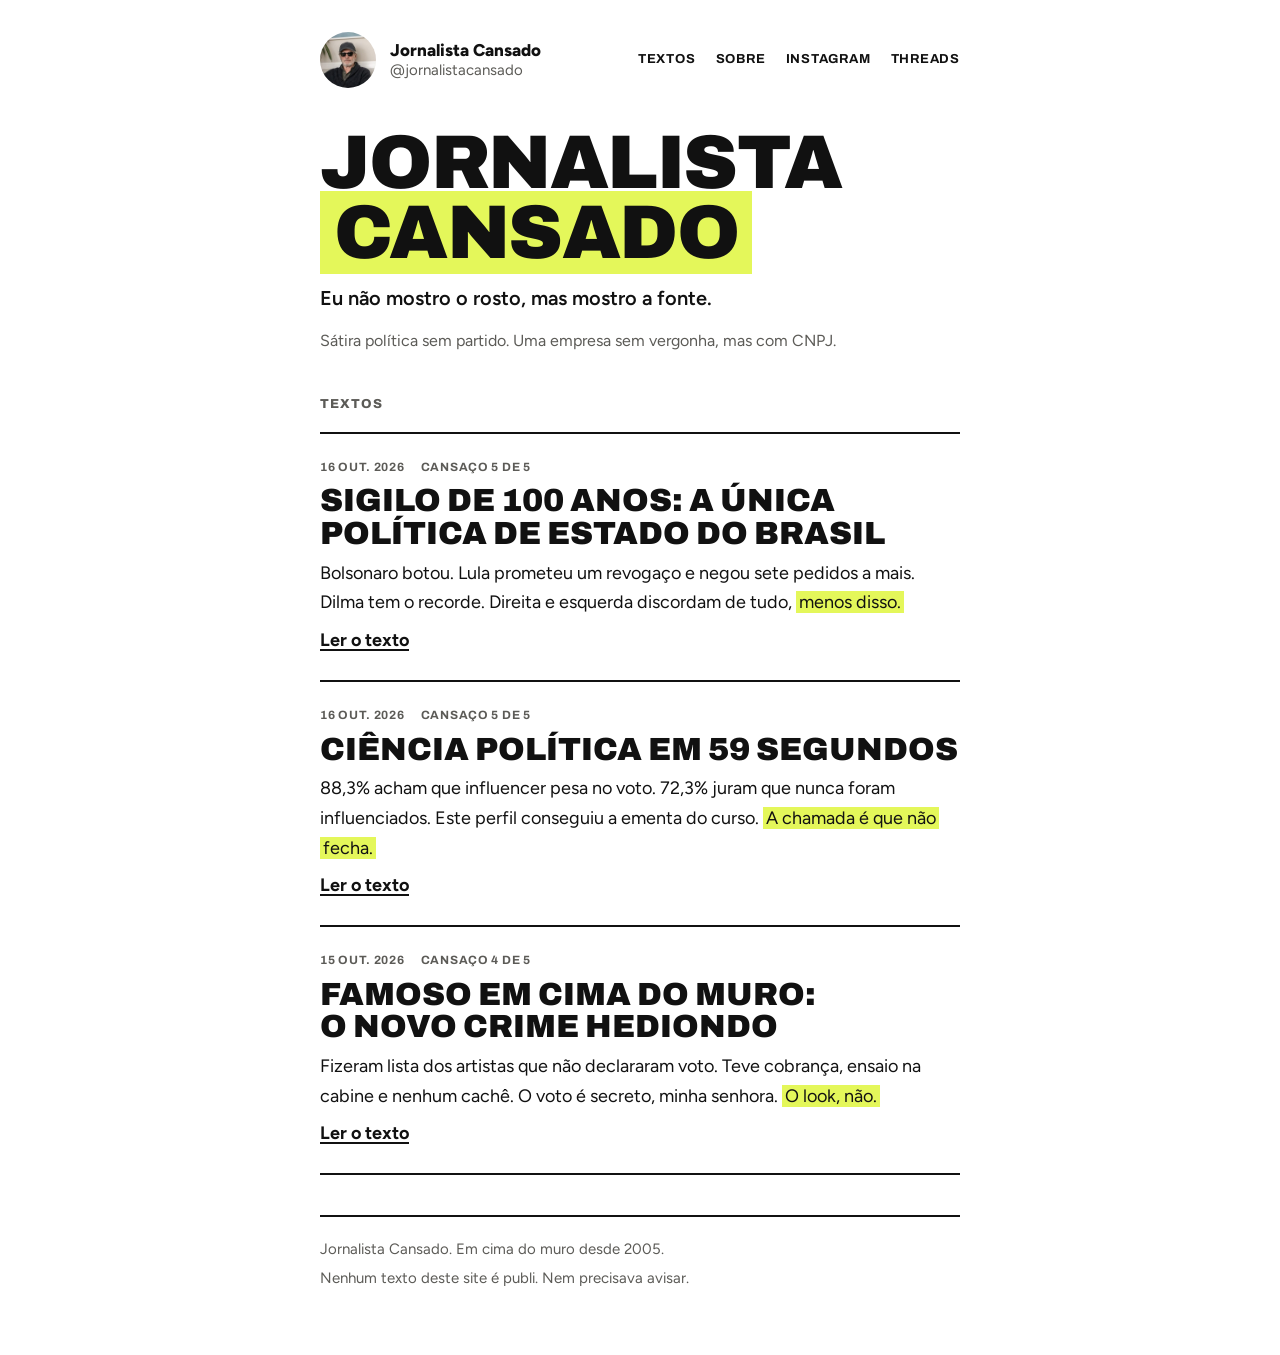
<file: index.html>
<!doctype html>
<html lang="pt-BR">
<head>
<meta charset="utf-8">
<meta name="viewport" content="width=device-width, initial-scale=1, viewport-fit=cover">
<title>Jornalista Cansado</title>
<meta name="description" content="Sátira política sem rosto e com fonte. Uma empresa sem vergonha, mas com CNPJ.">
<meta property="og:title" content="Jornalista Cansado">
<meta property="og:description" content="Eu não mostro o rosto, mas mostro a fonte.">
<meta property="og:type" content="website">
<link rel="icon" href="img/avatar.jpg">
<link rel="stylesheet" href="https://fonts.googleapis.com/css2?family=Archivo:wght@700;800;900&family=Figtree:wght@400;500;600;700;800&display=swap">
<link rel="stylesheet" href="style.css">
<style>:root { padding-top: env(safe-area-inset-top, 0px); padding-bottom: env(safe-area-inset-bottom, 0px); }</style>
</head>
<body>
<div class="wrap">
  <header class="topbar">
    <a class="byline" href="./">
      <img src="img/avatar.jpg" alt="Foto de perfil: homem de boné e óculos escuros">
      <span class="who">
        <span class="name">Jornalista Cansado</span>
        <span class="handle">@jornalistacansado</span>
      </span>
    </a>
    <nav class="nav" aria-label="Seções">
      <a href="./">Textos</a>
      <a href="sobre.html">Sobre</a>
      <a href="https://www.instagram.com/jornalistacansado/">Instagram</a>
      <a href="https://www.threads.com/@jornalistacansado">Threads</a>
    </nav>
  </header>

  <section class="hero" aria-labelledby="wordmark">
    <h1 class="wordmark" id="wordmark">Jornalista <mark>cansado</mark></h1>
    <p class="tagline">Eu não mostro o rosto, mas mostro a fonte.</p>
    <p class="fineprint">Sátira política sem partido. Uma empresa sem vergonha, mas com CNPJ.</p>
  </section>

  <section aria-labelledby="textos" style="display: flex; flex-direction: column; gap: 1rem;">
    <h2 class="section-label" id="textos">Textos</h2>
    <div class="entries">
      <article class="entry">
        <div class="meta"><span>16 out. 2026</span><span>Cansaço 5 de 5</span></div>
        <h2><a href="sigilo-de-100-anos.html">Sigilo de 100 anos: a única política de Estado do Brasil</a></h2>
        <p>Bolsonaro botou. Lula prometeu um revogaço e negou sete pedidos a mais. Dilma tem o recorde. Direita e esquerda discordam de tudo, <mark>menos disso.</mark></p>
        <a class="readmore" href="sigilo-de-100-anos.html">Ler o texto</a>
      </article>
      <article class="entry">
        <div class="meta"><span>16 out. 2026</span><span>Cansaço 5 de 5</span></div>
        <h2><a href="ciencia-politica-em-59-segundos.html">Ciência política em 59 segundos</a></h2>
        <p>88,3% acham que influencer pesa no voto. 72,3% juram que nunca foram influenciados. Este perfil conseguiu a ementa do curso. <mark>A chamada é que não fecha.</mark></p>
        <a class="readmore" href="ciencia-politica-em-59-segundos.html">Ler o texto</a>
      </article>
      <article class="entry">
        <div class="meta"><span>15 out. 2026</span><span>Cansaço 4 de 5</span></div>
        <h2><a href="famoso-em-cima-do-muro.html">Famoso em cima do muro: o novo crime hediondo</a></h2>
        <p>Fizeram lista dos artistas que não declararam voto. Teve cobrança, ensaio na cabine e nenhum cachê. O voto é secreto, minha senhora. <mark>O look, não.</mark></p>
        <a class="readmore" href="famoso-em-cima-do-muro.html">Ler o texto</a>
      </article>
    </div>
  </section>

  <footer class="footer">
    <p>Jornalista Cansado. Em cima do muro desde 2005.</p>
    <p>Nenhum texto deste site é publi. Nem precisava avisar.</p>
  </footer>
</div>
</body>
</html>
</file>
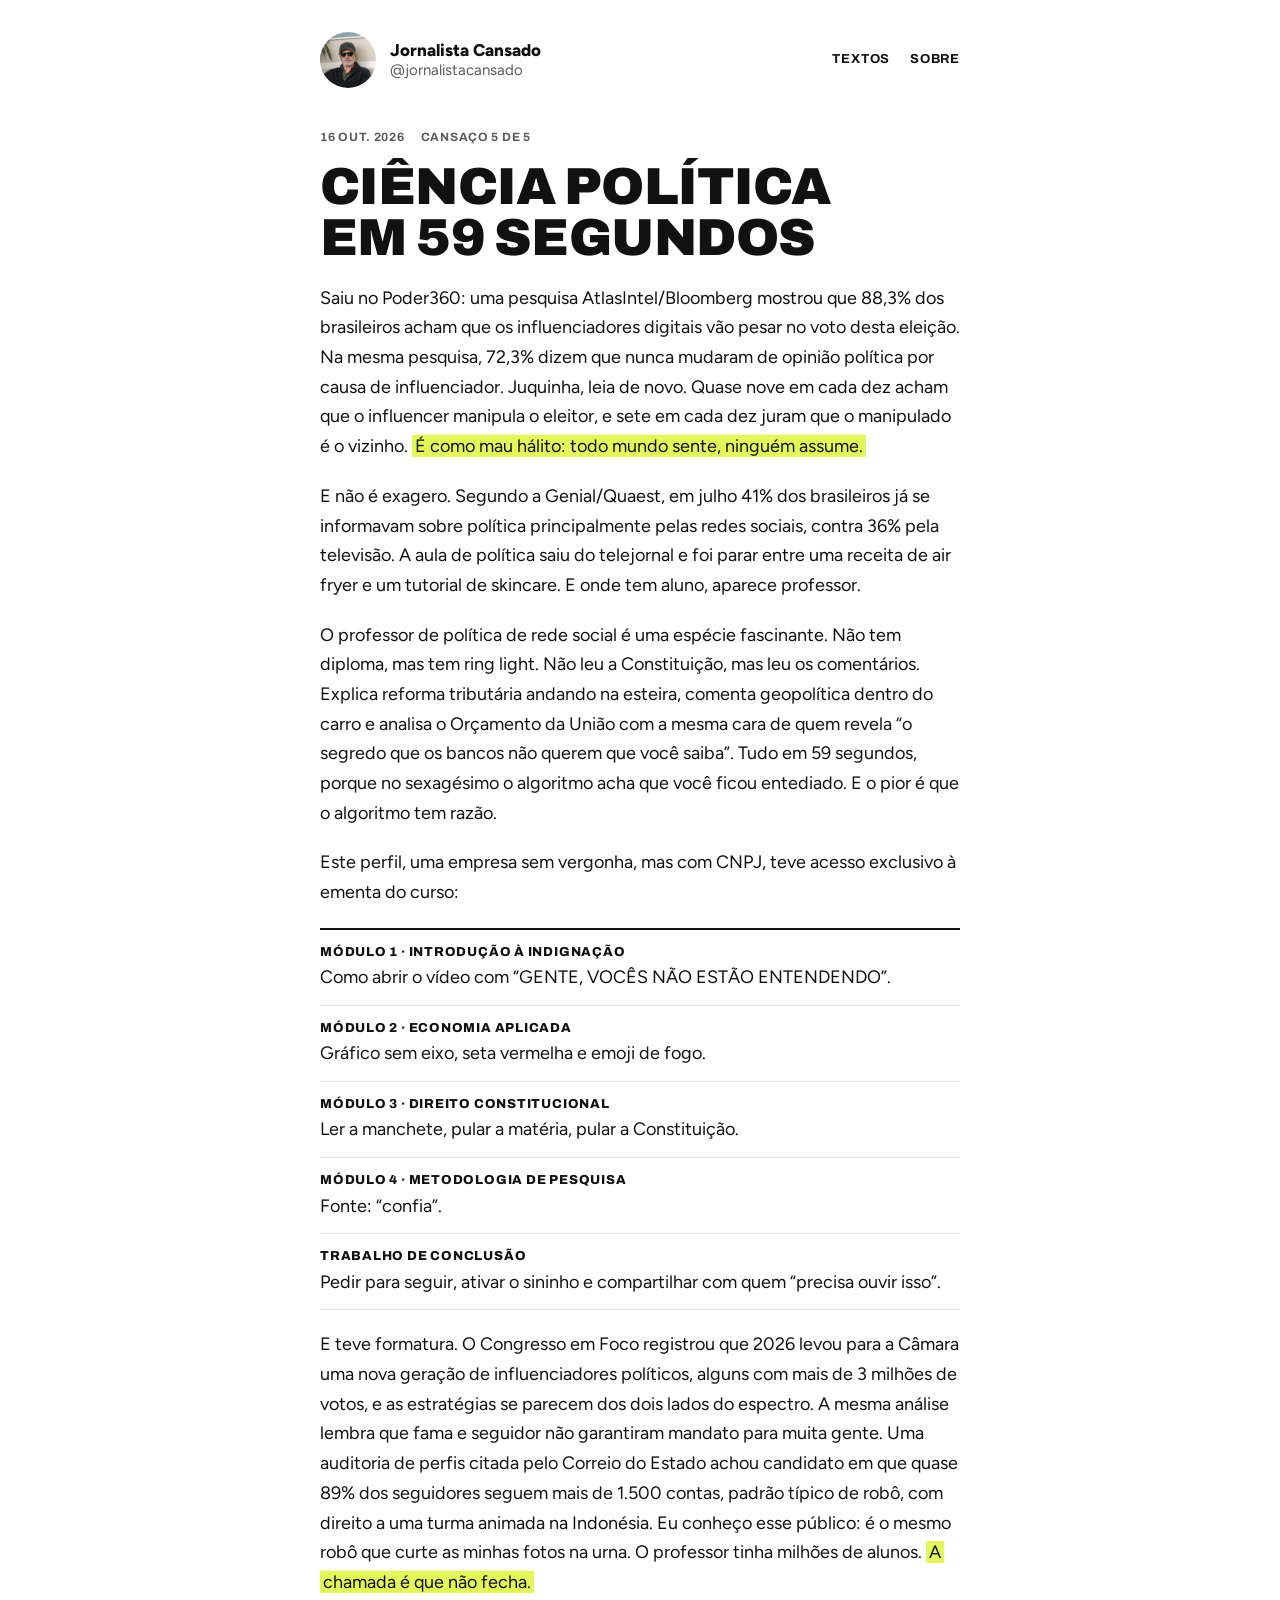
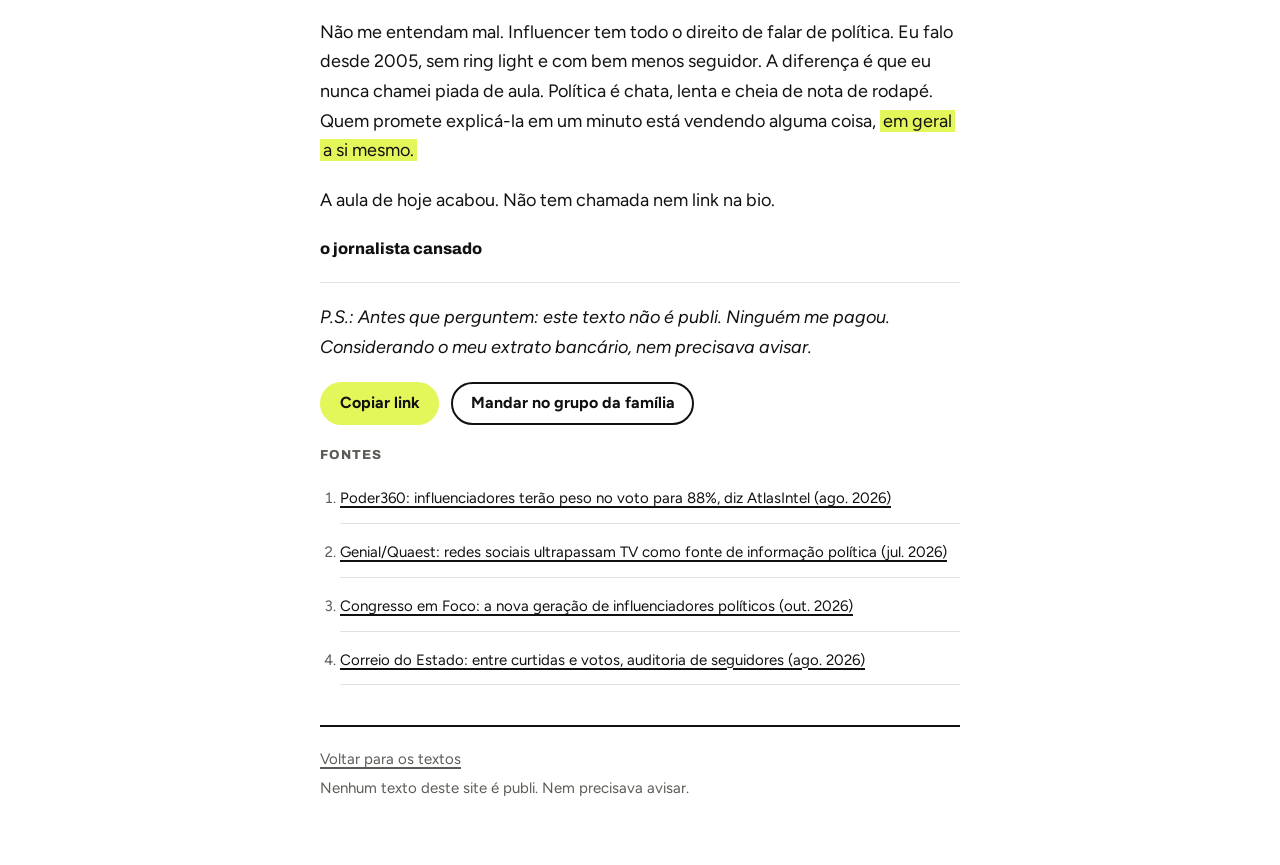
<file: ciencia-politica-em-59-segundos.html>
<!doctype html>
<html lang="pt-BR">
<head>
<meta charset="utf-8">
<meta name="viewport" content="width=device-width, initial-scale=1, viewport-fit=cover">
<title>Ciência política em 59 segundos</title>
<meta name="claude:viewport-fit-sides" content="cover">
<meta name="description" content="88,3% acham que influencer pesa no voto. 72,3% juram que nunca foram influenciados. O jornalista cansado conseguiu a ementa do curso.">
<link rel="stylesheet" href="https://fonts.googleapis.com/css2?family=Archivo:wght@700;800;900&family=Figtree:wght@400;500;600;700;800&display=swap">
<link rel="stylesheet" href="style.css">
<style>:root { padding-top: env(safe-area-inset-top, 0px); padding-bottom: env(safe-area-inset-bottom, 0px); }</style>
</head>
<body>
<div class="wrap">
  <header class="topbar">
    <a class="byline" href="./">
      <img src="img/avatar.jpg" alt="Foto de perfil: homem de boné e óculos escuros">
      <span class="who">
        <span class="name">Jornalista Cansado</span>
        <span class="handle">@jornalistacansado</span>
      </span>
    </a>
    <nav class="nav" aria-label="Seções">
      <a href="./">Textos</a>
      <a href="sobre.html">Sobre</a>
    </nav>
  </header>

  <article class="article">
    <div class="post-head">
      <div class="meta"><span>16 out. 2026</span><span>Cansaço 5 de 5</span></div>
      <h1 class="post-title">Ciência política em 59 segundos</h1>
    </div>

    <p>Saiu no Poder360: uma pesquisa AtlasIntel/Bloomberg mostrou que 88,3% dos brasileiros acham que os influenciadores digitais vão pesar no voto desta eleição. Na mesma pesquisa, 72,3% dizem que nunca mudaram de opinião política por causa de influenciador. Juquinha, leia de novo. Quase nove em cada dez acham que o influencer manipula o eleitor, e sete em cada dez juram que o manipulado é o vizinho. <mark>É como mau hálito: todo mundo sente, ninguém assume.</mark></p>

    <p>E não é exagero. Segundo a Genial/Quaest, em julho 41% dos brasileiros já se informavam sobre política principalmente pelas redes sociais, contra 36% pela televisão. A aula de política saiu do telejornal e foi parar entre uma receita de air fryer e um tutorial de skincare. E onde tem aluno, aparece professor.</p>

    <p>O professor de política de rede social é uma espécie fascinante. Não tem diploma, mas tem ring light. Não leu a Constituição, mas leu os comentários. Explica reforma tributária andando na esteira, comenta geopolítica dentro do carro e analisa o Orçamento da União com a mesma cara de quem revela “o segredo que os bancos não querem que você saiba”. Tudo em 59 segundos, porque no sexagésimo o algoritmo acha que você ficou entediado. E o pior é que o algoritmo tem razão.</p>

    <p>Este perfil, uma empresa sem vergonha, mas com CNPJ, teve acesso exclusivo à ementa do curso:</p>

    <ul>
      <li><strong>Módulo 1 · Introdução à Indignação</strong>Como abrir o vídeo com “GENTE, VOCÊS NÃO ESTÃO ENTENDENDO”.</li>
      <li><strong>Módulo 2 · Economia Aplicada</strong>Gráfico sem eixo, seta vermelha e emoji de fogo.</li>
      <li><strong>Módulo 3 · Direito Constitucional</strong>Ler a manchete, pular a matéria, pular a Constituição.</li>
      <li><strong>Módulo 4 · Metodologia de Pesquisa</strong>Fonte: “confia”.</li>
      <li><strong>Trabalho de conclusão</strong>Pedir para seguir, ativar o sininho e compartilhar com quem “precisa ouvir isso”.</li>
    </ul>

    <p>E teve formatura. O Congresso em Foco registrou que 2026 levou para a Câmara uma nova geração de influenciadores políticos, alguns com mais de 3 milhões de votos, e as estratégias se parecem dos dois lados do espectro. A mesma análise lembra que fama e seguidor não garantiram mandato para muita gente. Uma auditoria de perfis citada pelo Correio do Estado achou candidato em que quase 89% dos seguidores seguem mais de 1.500 contas, padrão típico de robô, com direito a uma turma animada na Indonésia. Eu conheço esse público: é o mesmo robô que curte as minhas fotos na urna. O professor tinha milhões de alunos. <mark>A chamada é que não fecha.</mark></p>

    <p>Não me entendam mal. Influencer tem todo o direito de falar de política. Eu falo desde 2005, sem ring light e com bem menos seguidor. A diferença é que eu nunca chamei piada de aula. Política é chata, lenta e cheia de nota de rodapé. Quem promete explicá-la em um minuto está vendendo alguma coisa, <mark>em geral a si mesmo.</mark></p>

    <p>A aula de hoje acabou. Não tem chamada nem link na bio.</p>

    <p class="signature">o jornalista cansado</p>

    <p class="ps">P.S.: Antes que perguntem: este texto não é publi. Ninguém me pagou. Considerando o meu extrato bancário, nem precisava avisar.</p>

    <div class="share">
      <button class="btn primary" type="button" id="copy-link">Copiar link</button>
      <a class="btn" id="whatsapp" href="https://wa.me/">Mandar no grupo da família</a>
      <span class="share-status" id="share-status" role="status"></span>
    </div>

    <section class="sources" aria-labelledby="fontes">
      <h2 class="section-label" id="fontes">Fontes</h2>
      <ol>
        <li><a href="https://www.poder360.com.br/poder-pesquisas/influenciadores-terao-peso-no-voto-para-88-diz-atlasintel/">Poder360: influenciadores terão peso no voto para 88%, diz AtlasIntel (ago. 2026)</a></li>
        <li><a href="https://portaldeprefeitura.com.br/bastidores-da-politica/redes-sociais-ultrapassam-tv-informacao-politica-quaest/628312/">Genial/Quaest: redes sociais ultrapassam TV como fonte de informação política (jul. 2026)</a></li>
        <li><a href="https://www.congressoemfoco.com.br/artigo/123216/nova-geracao-de-influencers-politicos-desafia-a-politica-tradicional">Congresso em Foco: a nova geração de influenciadores políticos (out. 2026)</a></li>
        <li><a href="https://correiodoestado.com.br/politica/entre-curtidas-e-votos-quem-da-direita-sul-mato-grossense-realmente/468074/">Correio do Estado: entre curtidas e votos, auditoria de seguidores (ago. 2026)</a></li>
      </ol>
    </section>
  </article>

  <footer class="footer">
    <p><a href="./">Voltar para os textos</a></p>
    <p>Nenhum texto deste site é publi. Nem precisava avisar.</p>
  </footer>
</div>
<script>
(function () {
  var title = document.title;
  var url = location.href;
  var wa = document.getElementById('whatsapp');
  wa.href = 'https://wa.me/?text=' + encodeURIComponent(title + ', pelo jornalista cansado: ' + url);
  var btn = document.getElementById('copy-link');
  var status = document.getElementById('share-status');
  btn.addEventListener('click', function () {
    var done = function () { status.textContent = 'Link copiado.'; };
    var fail = function () { status.textContent = url; };
    if (navigator.clipboard && navigator.clipboard.writeText) {
      navigator.clipboard.writeText(url).then(done, fail);
    } else {
      fail();
    }
  });
})();
</script>
</body>
</html>
</file>
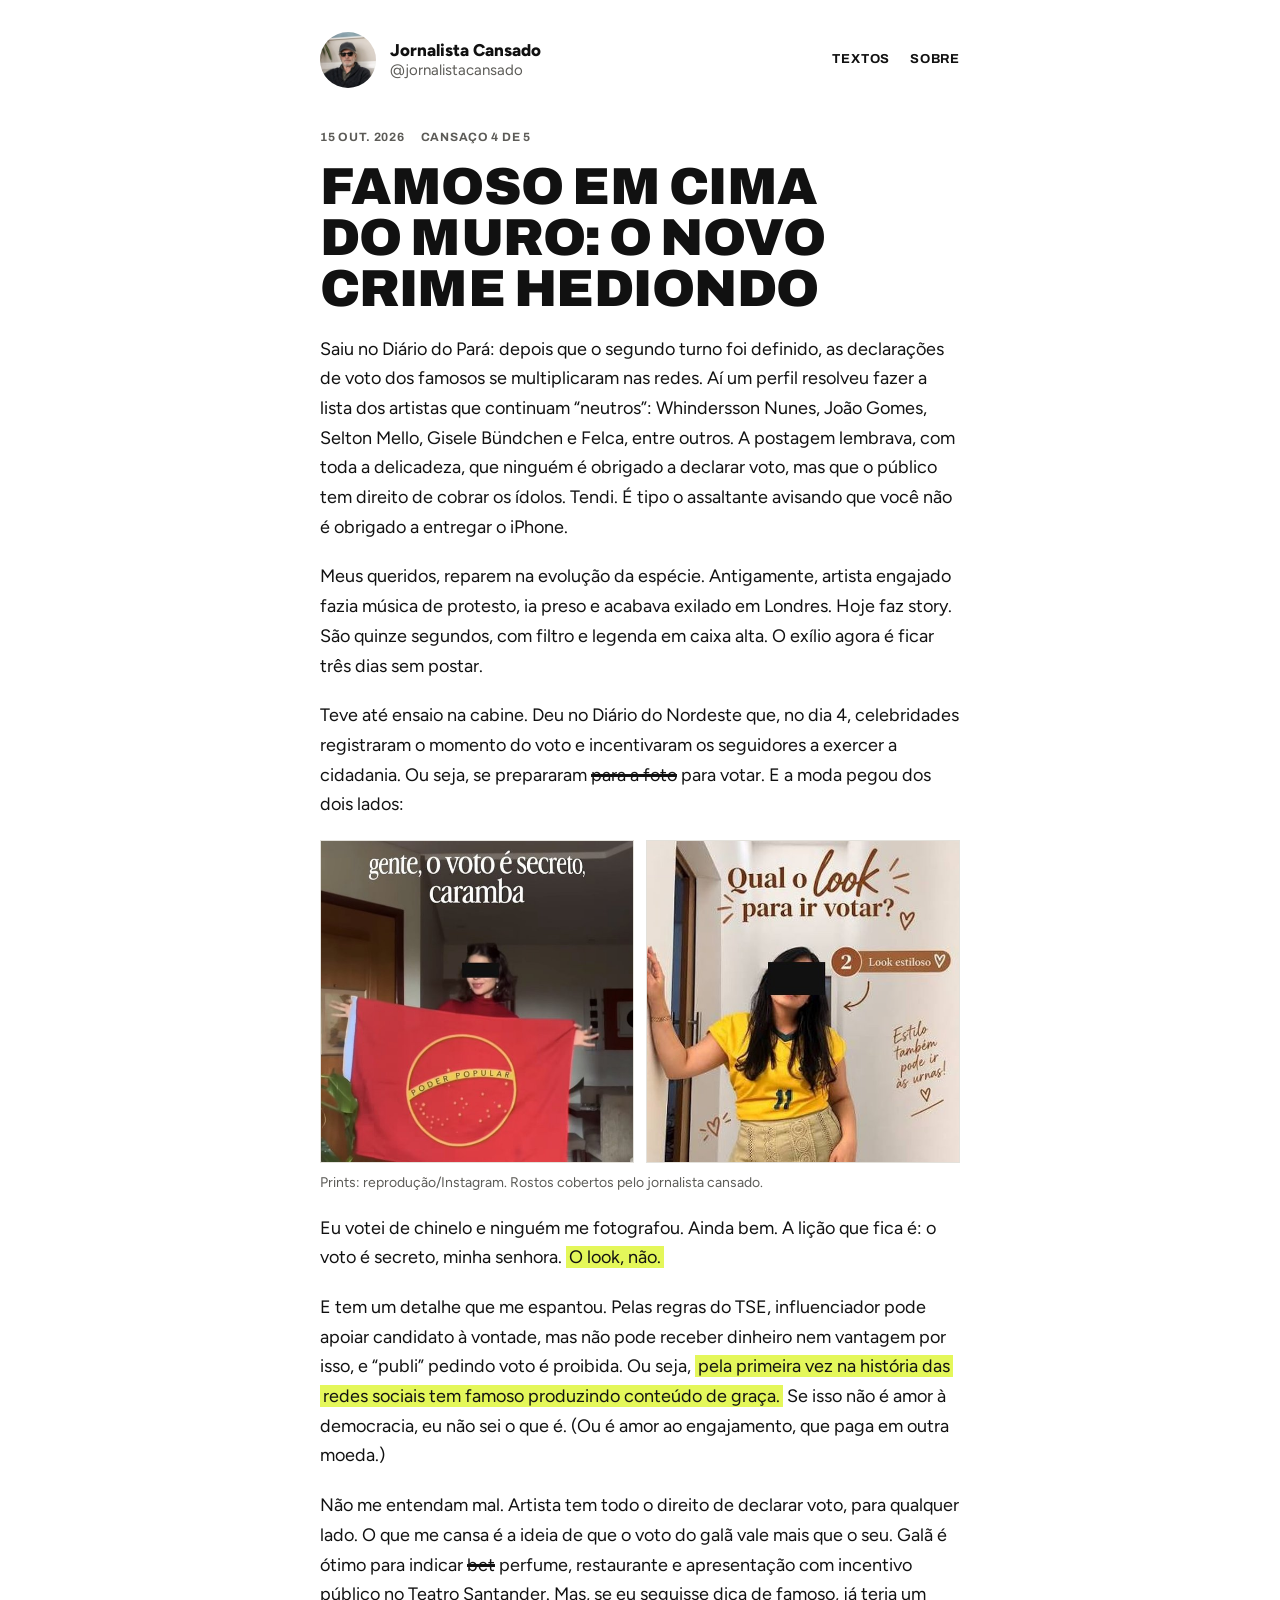
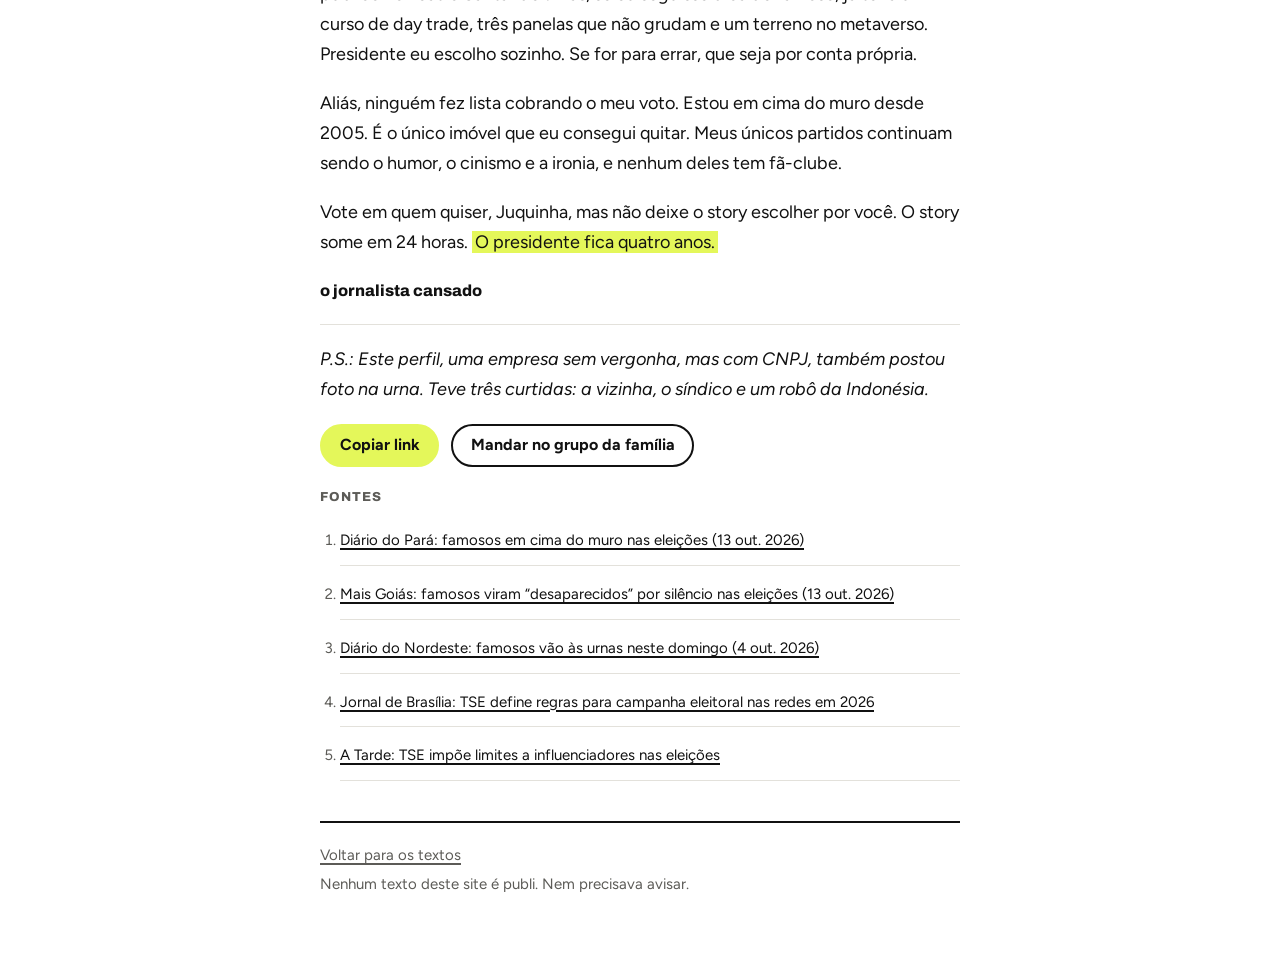
<file: famoso-em-cima-do-muro.html>
<!doctype html>
<html lang="pt-BR">
<head>
<meta charset="utf-8">
<meta name="viewport" content="width=device-width, initial-scale=1, viewport-fit=cover">
<title>Famoso em cima do muro</title>
<meta name="claude:viewport-fit-sides" content="cover">
<meta name="description" content="Fizeram lista dos artistas que não declararam voto. O jornalista cansado leu, bocejou e escreveu.">
<link rel="stylesheet" href="https://fonts.googleapis.com/css2?family=Archivo:wght@700;800;900&family=Figtree:wght@400;500;600;700;800&display=swap">
<link rel="stylesheet" href="style.css">
<style>:root { padding-top: env(safe-area-inset-top, 0px); padding-bottom: env(safe-area-inset-bottom, 0px); }</style>
</head>
<body>
<div class="wrap">
  <header class="topbar">
    <a class="byline" href="./">
      <img src="img/avatar.jpg" alt="Foto de perfil: homem de boné e óculos escuros">
      <span class="who">
        <span class="name">Jornalista Cansado</span>
        <span class="handle">@jornalistacansado</span>
      </span>
    </a>
    <nav class="nav" aria-label="Seções">
      <a href="./">Textos</a>
      <a href="sobre.html">Sobre</a>
    </nav>
  </header>

  <article class="article">
    <div class="post-head">
      <div class="meta"><span>15 out. 2026</span><span>Cansaço 4 de 5</span></div>
      <h1 class="post-title">Famoso em cima do muro: o novo crime hediondo</h1>
    </div>

    <p>Saiu no Diário do Pará: depois que o segundo turno foi definido, as declarações de voto dos famosos se multiplicaram nas redes. Aí um perfil resolveu fazer a lista dos artistas que continuam “neutros”: Whindersson Nunes, João Gomes, Selton Mello, Gisele Bündchen e Felca, entre outros. A postagem lembrava, com toda a delicadeza, que ninguém é obrigado a declarar voto, mas que o público tem direito de cobrar os ídolos. Tendi. É tipo o assaltante avisando que você não é obrigado a entregar o iPhone.</p>

    <p>Meus queridos, reparem na evolução da espécie. Antigamente, artista engajado fazia música de protesto, ia preso e acabava exilado em Londres. Hoje faz story. São quinze segundos, com filtro e legenda em caixa alta. O exílio agora é ficar três dias sem postar.</p>

    <p>Teve até ensaio na cabine. Deu no Diário do Nordeste que, no dia 4, celebridades registraram o momento do voto e incentivaram os seguidores a exercer a cidadania. Ou seja, se prepararam <s>para a foto</s> para votar. E a moda pegou dos dois lados:</p>

    <figure class="prints">
      <div class="pair">
        <img src="img/cabine-esquerda.jpg" alt="Print de vídeo: mulher com o rosto coberto por tarja segura uma bandeira vermelha escrita Poder Popular, com a legenda gente, o voto é secreto, caramba" loading="lazy">
        <img src="img/cabine-direita.jpg" alt="Print de post: mulher com o rosto coberto por tarja veste a camisa da seleção, com o título Qual o look para ir votar?" loading="lazy">
      </div>
      <figcaption>Prints: reprodução/Instagram. Rostos cobertos pelo jornalista cansado.</figcaption>
    </figure>

    <p>Eu votei de chinelo e ninguém me fotografou. Ainda bem. A lição que fica é: o voto é secreto, minha senhora. <mark>O look, não.</mark></p>

    <p>E tem um detalhe que me espantou. Pelas regras do TSE, influenciador pode apoiar candidato à vontade, mas não pode receber dinheiro nem vantagem por isso, e “publi” pedindo voto é proibida. Ou seja, <mark>pela primeira vez na história das redes sociais tem famoso produzindo conteúdo de graça.</mark> Se isso não é amor à democracia, eu não sei o que é. (Ou é amor ao engajamento, que paga em outra moeda.)</p>

    <p>Não me entendam mal. Artista tem todo o direito de declarar voto, para qualquer lado. O que me cansa é a ideia de que o voto do galã vale mais que o seu. Galã é ótimo para indicar <s>bet</s> perfume, restaurante e apresentação com incentivo público no Teatro Santander. Mas, se eu seguisse dica de famoso, já teria um curso de day trade, três panelas que não grudam e um terreno no metaverso. Presidente eu escolho sozinho. Se for para errar, que seja por conta própria.</p>

    <p>Aliás, ninguém fez lista cobrando o meu voto. Estou em cima do muro desde 2005. É o único imóvel que eu consegui quitar. Meus únicos partidos continuam sendo o humor, o cinismo e a ironia, e nenhum deles tem fã-clube.</p>

    <p>Vote em quem quiser, Juquinha, mas não deixe o story escolher por você. O story some em 24 horas. <mark>O presidente fica quatro anos.</mark></p>

    <p class="signature">o jornalista cansado</p>

    <p class="ps">P.S.: Este perfil, uma empresa sem vergonha, mas com CNPJ, também postou foto na urna. Teve três curtidas: a vizinha, o síndico e um robô da Indonésia.</p>

    <div class="share">
      <button class="btn primary" type="button" id="copy-link">Copiar link</button>
      <a class="btn" id="whatsapp" href="https://wa.me/">Mandar no grupo da família</a>
      <span class="share-status" id="share-status" role="status"></span>
    </div>

    <section class="sources" aria-labelledby="fontes">
      <h2 class="section-label" id="fontes">Fontes</h2>
      <ol>
        <li><a href="https://diariodopara.com.br/eleicoes-2026/famosos-em-cima-do-muro-eleicoes-artistas/">Diário do Pará: famosos em cima do muro nas eleições (13 out. 2026)</a></li>
        <li><a href="https://www.maisgoias.com.br/entretenimento/celebridades/selton-mello-joao-gomes-e-outros-famosos-viram-desaparecidos-por-silencio-nas-eleicoes/">Mais Goiás: famosos viram “desaparecidos” por silêncio nas eleições (13 out. 2026)</a></li>
        <li><a href="https://diariodonordeste.verdesmares.com.br/pontopoder/famosos-vao-as-urnas-neste-domingo-4-veja-fotos-1.3796227">Diário do Nordeste: famosos vão às urnas neste domingo (4 out. 2026)</a></li>
        <li><a href="https://jornaldebrasilia.com.br/noticias/politica-e-poder/tse-define-regras-para-campanha-eleitoral-nas-redes-em-2026/">Jornal de Brasília: TSE define regras para campanha eleitoral nas redes em 2026</a></li>
        <li><a href="https://atarde.com.br/eleicoes/tse-impoe-limites-a-influenciadores-nas-eleicoes-deste-ano-1386929">A Tarde: TSE impõe limites a influenciadores nas eleições</a></li>
      </ol>
    </section>
  </article>

  <footer class="footer">
    <p><a href="./">Voltar para os textos</a></p>
    <p>Nenhum texto deste site é publi. Nem precisava avisar.</p>
  </footer>
</div>
<script>
(function () {
  var title = document.title;
  var url = location.href;
  var wa = document.getElementById('whatsapp');
  wa.href = 'https://wa.me/?text=' + encodeURIComponent(title + ', pelo jornalista cansado: ' + url);
  var btn = document.getElementById('copy-link');
  var status = document.getElementById('share-status');
  btn.addEventListener('click', function () {
    var done = function () { status.textContent = 'Link copiado.'; };
    var fail = function () { status.textContent = url; };
    if (navigator.clipboard && navigator.clipboard.writeText) {
      navigator.clipboard.writeText(url).then(done, fail);
    } else {
      fail();
    }
  });
})();
</script>
</body>
</html>
</file>
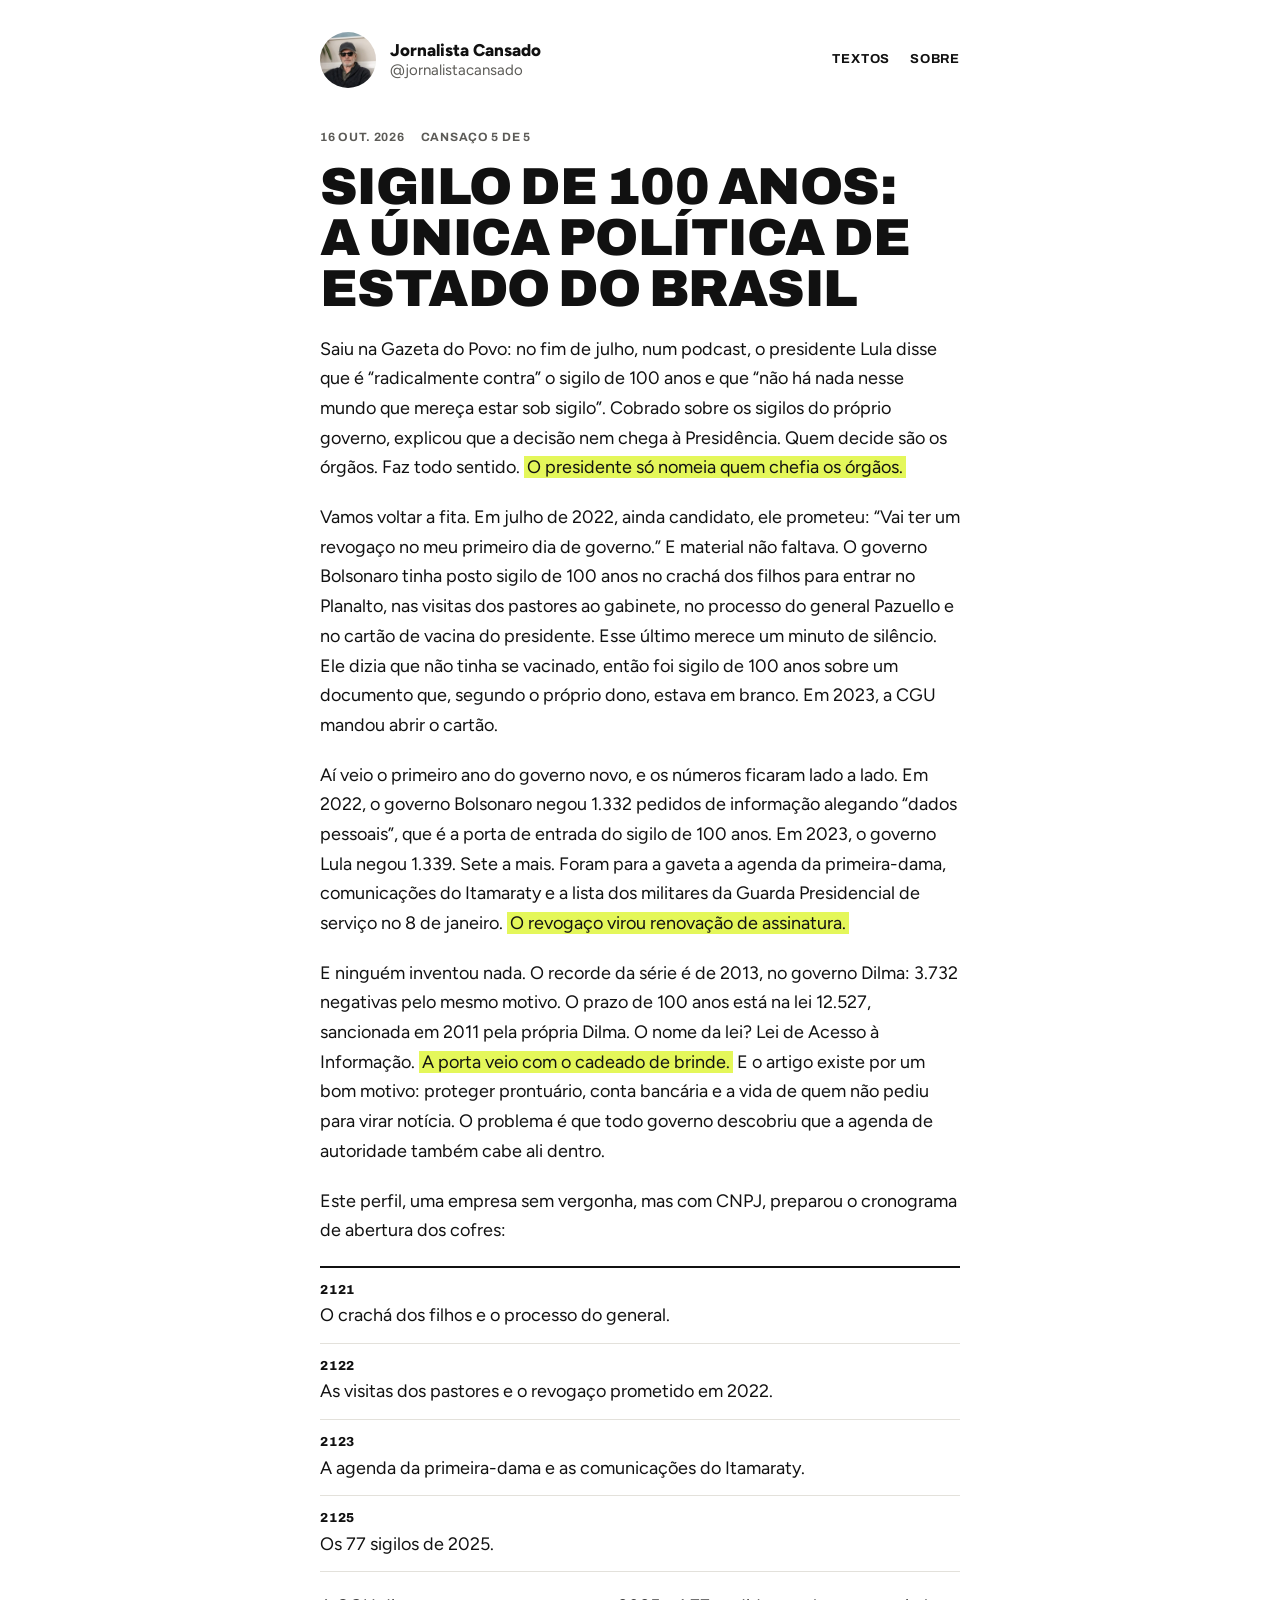
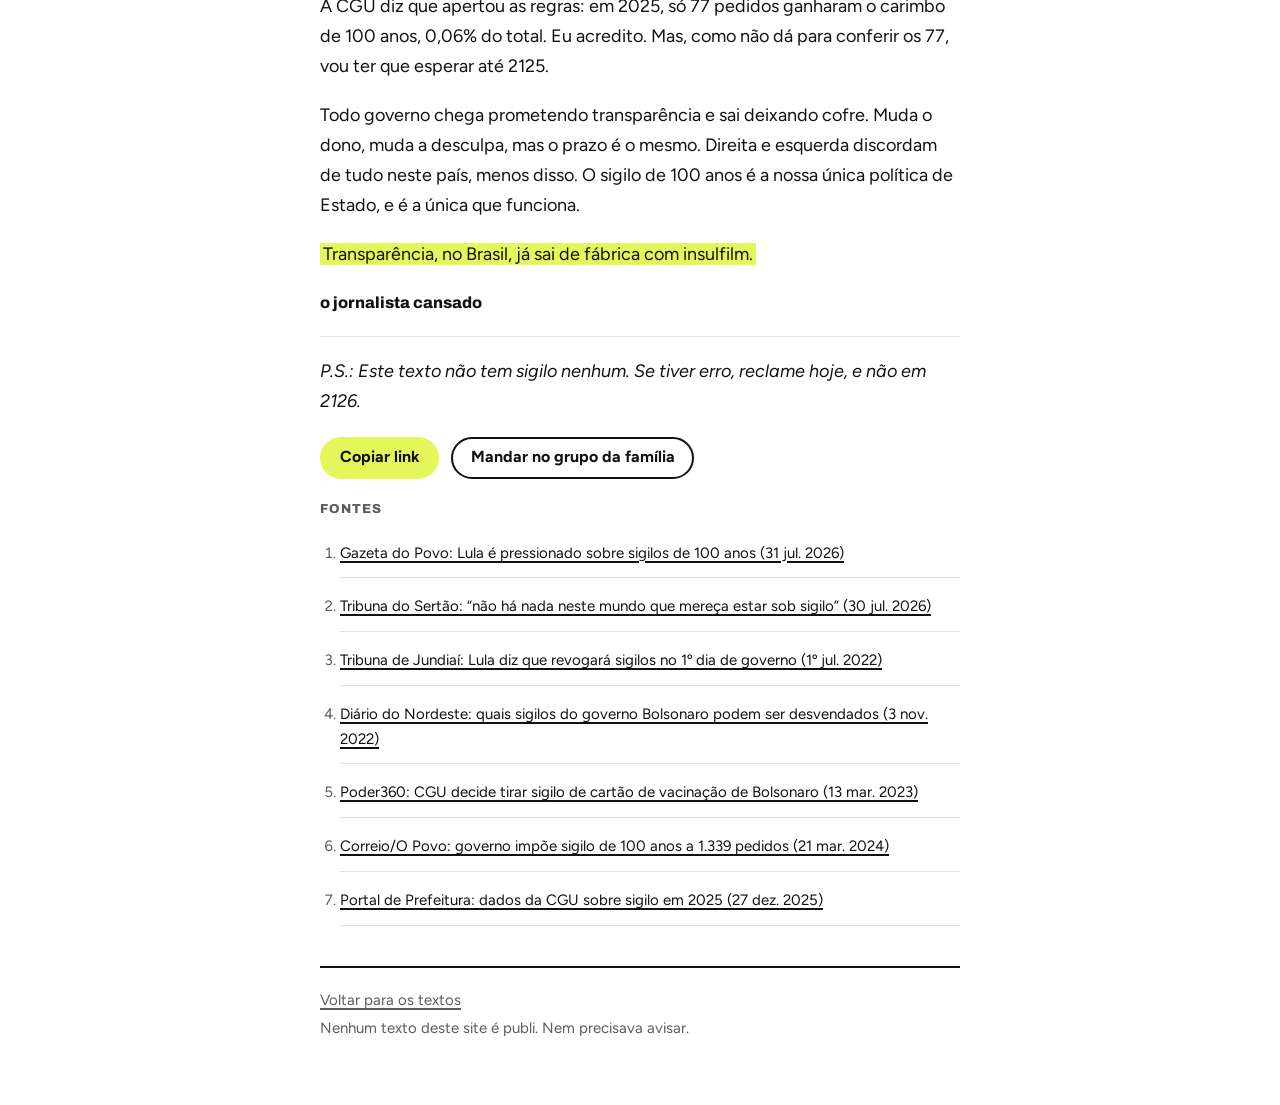
<file: sigilo-de-100-anos.html>
<!doctype html>
<html lang="pt-BR">
<head>
<meta charset="utf-8">
<meta name="viewport" content="width=device-width, initial-scale=1, viewport-fit=cover">
<title>Sigilo de 100 anos</title>
<meta name="claude:viewport-fit-sides" content="cover">
<meta name="description" content="Bolsonaro botou, Lula prometeu revogar e repetiu, Dilma bateu o recorde. O sigilo de 100 anos é a única política de Estado do Brasil.">
<link rel="stylesheet" href="https://fonts.googleapis.com/css2?family=Archivo:wght@700;800;900&family=Figtree:wght@400;500;600;700;800&display=swap">
<link rel="stylesheet" href="style.css">
<style>:root { padding-top: env(safe-area-inset-top, 0px); padding-bottom: env(safe-area-inset-bottom, 0px); }</style>
</head>
<body>
<div class="wrap">
  <header class="topbar">
    <a class="byline" href="./">
      <img src="img/avatar.jpg" alt="Foto de perfil: homem de boné e óculos escuros">
      <span class="who">
        <span class="name">Jornalista Cansado</span>
        <span class="handle">@jornalistacansado</span>
      </span>
    </a>
    <nav class="nav" aria-label="Seções">
      <a href="./">Textos</a>
      <a href="sobre.html">Sobre</a>
    </nav>
  </header>

  <article class="article">
    <div class="post-head">
      <div class="meta"><span>16 out. 2026</span><span>Cansaço 5 de 5</span></div>
      <h1 class="post-title">Sigilo de 100 anos: a única política de Estado do Brasil</h1>
    </div>

    <p>Saiu na Gazeta do Povo: no fim de julho, num podcast, o presidente Lula disse que é “radicalmente contra” o sigilo de 100 anos e que “não há nada nesse mundo que mereça estar sob sigilo”. Cobrado sobre os sigilos do próprio governo, explicou que a decisão nem chega à Presidência. Quem decide são os órgãos. Faz todo sentido. <mark>O presidente só nomeia quem chefia os órgãos.</mark></p>

    <p>Vamos voltar a fita. Em julho de 2022, ainda candidato, ele prometeu: “Vai ter um revogaço no meu primeiro dia de governo.” E material não faltava. O governo Bolsonaro tinha posto sigilo de 100 anos no crachá dos filhos para entrar no Planalto, nas visitas dos pastores ao gabinete, no processo do general Pazuello e no cartão de vacina do presidente. Esse último merece um minuto de silêncio. Ele dizia que não tinha se vacinado, então foi sigilo de 100 anos sobre um documento que, segundo o próprio dono, estava em branco. Em 2023, a CGU mandou abrir o cartão.</p>

    <p>Aí veio o primeiro ano do governo novo, e os números ficaram lado a lado. Em 2022, o governo Bolsonaro negou 1.332 pedidos de informação alegando “dados pessoais”, que é a porta de entrada do sigilo de 100 anos. Em 2023, o governo Lula negou 1.339. Sete a mais. Foram para a gaveta a agenda da primeira-dama, comunicações do Itamaraty e a lista dos militares da Guarda Presidencial de serviço no 8 de janeiro. <mark>O revogaço virou renovação de assinatura.</mark></p>

    <p>E ninguém inventou nada. O recorde da série é de 2013, no governo Dilma: 3.732 negativas pelo mesmo motivo. O prazo de 100 anos está na lei 12.527, sancionada em 2011 pela própria Dilma. O nome da lei? Lei de Acesso à Informação. <mark>A porta veio com o cadeado de brinde.</mark> E o artigo existe por um bom motivo: proteger prontuário, conta bancária e a vida de quem não pediu para virar notícia. O problema é que todo governo descobriu que a agenda de autoridade também cabe ali dentro.</p>

    <p>Este perfil, uma empresa sem vergonha, mas com CNPJ, preparou o cronograma de abertura dos cofres:</p>

    <ul>
      <li><strong>2121</strong>O crachá dos filhos e o processo do general.</li>
      <li><strong>2122</strong>As visitas dos pastores e o revogaço prometido em 2022.</li>
      <li><strong>2123</strong>A agenda da primeira-dama e as comunicações do Itamaraty.</li>
      <li><strong>2125</strong>Os 77 sigilos de 2025.</li>
    </ul>

    <p>A CGU diz que apertou as regras: em 2025, só 77 pedidos ganharam o carimbo de 100 anos, 0,06% do total. Eu acredito. Mas, como não dá para conferir os 77, vou ter que esperar até 2125.</p>

    <p>Todo governo chega prometendo transparência e sai deixando cofre. Muda o dono, muda a desculpa, mas o prazo é o mesmo. Direita e esquerda discordam de tudo neste país, menos disso. O sigilo de 100 anos é a nossa única política de Estado, e é a única que funciona.</p>

    <p><mark>Transparência, no Brasil, já sai de fábrica com insulfilm.</mark></p>

    <p class="signature">o jornalista cansado</p>

    <p class="ps">P.S.: Este texto não tem sigilo nenhum. Se tiver erro, reclame hoje, e não em 2126.</p>

    <div class="share">
      <button class="btn primary" type="button" id="copy-link">Copiar link</button>
      <a class="btn" id="whatsapp" href="https://wa.me/">Mandar no grupo da família</a>
      <span class="share-status" id="share-status" role="status"></span>
    </div>

    <section class="sources" aria-labelledby="fontes">
      <h2 class="section-label" id="fontes">Fontes</h2>
      <ol>
        <li><a href="https://www.gazetadopovo.com.br/eleicoes/2026/lula-e-pressionado-sobre-sigilos-de-100-anos-e-joga-decisao-para-orgaos-do-governo/">Gazeta do Povo: Lula é pressionado sobre sigilos de 100 anos (31 jul. 2026)</a></li>
        <li><a href="https://www.tribunadosertao.com.br/politica/2026/07/30/950170-lula-nao-ha-nada-neste-mundo-que-mereca-estar-sob-sigilo">Tribuna do Sertão: “não há nada neste mundo que mereça estar sob sigilo” (30 jul. 2026)</a></li>
        <li><a href="https://tribunadejundiai.com.br/politica/lula-diz-que-revogara-sigilos-de-100-de-bolsonaro-no-1dia-de-governo/">Tribuna de Jundiaí: Lula diz que revogará sigilos no 1º dia de governo (1º jul. 2022)</a></li>
        <li><a href="https://diariodonordeste.verdesmares.com.br/pontopoder/quais-sigilos-do-governo-bolsonaro-podem-ser-desvendados-e-em-quanto-tempo-1.3296214">Diário do Nordeste: quais sigilos do governo Bolsonaro podem ser desvendados (3 nov. 2022)</a></li>
        <li><a href="https://www.poder360.com.br/governo/cgu-decide-tirar-sigilo-de-cartao-de-vacinacao-de-bolsonaro/">Poder360: CGU decide tirar sigilo de cartão de vacinação de Bolsonaro (13 mar. 2023)</a></li>
        <li><a href="https://www.correio24horas.com.br/brasil/lula-impoe-sigilo-de-100-anos-a-1339-pedidos-desde-agenda-de-janja-a-textos-sobre-robinho-0324">Correio/O Povo: governo impõe sigilo de 100 anos a 1.339 pedidos (21 mar. 2024)</a></li>
        <li><a href="https://portaldeprefeitura.com.br/bastidores-da-politica/governo-lula-sigilo-de-100-anos-2025/611676/">Portal de Prefeitura: dados da CGU sobre sigilo em 2025 (27 dez. 2025)</a></li>
      </ol>
    </section>
  </article>

  <footer class="footer">
    <p><a href="./">Voltar para os textos</a></p>
    <p>Nenhum texto deste site é publi. Nem precisava avisar.</p>
  </footer>
</div>
<script>
(function () {
  var title = document.title;
  var url = location.href;
  var wa = document.getElementById('whatsapp');
  wa.href = 'https://wa.me/?text=' + encodeURIComponent(title + ', pelo jornalista cansado: ' + url);
  var btn = document.getElementById('copy-link');
  var status = document.getElementById('share-status');
  btn.addEventListener('click', function () {
    var done = function () { status.textContent = 'Link copiado.'; };
    var fail = function () { status.textContent = url; };
    if (navigator.clipboard && navigator.clipboard.writeText) {
      navigator.clipboard.writeText(url).then(done, fail);
    } else {
      fail();
    }
  });
})();
</script>
</body>
</html>
</file>
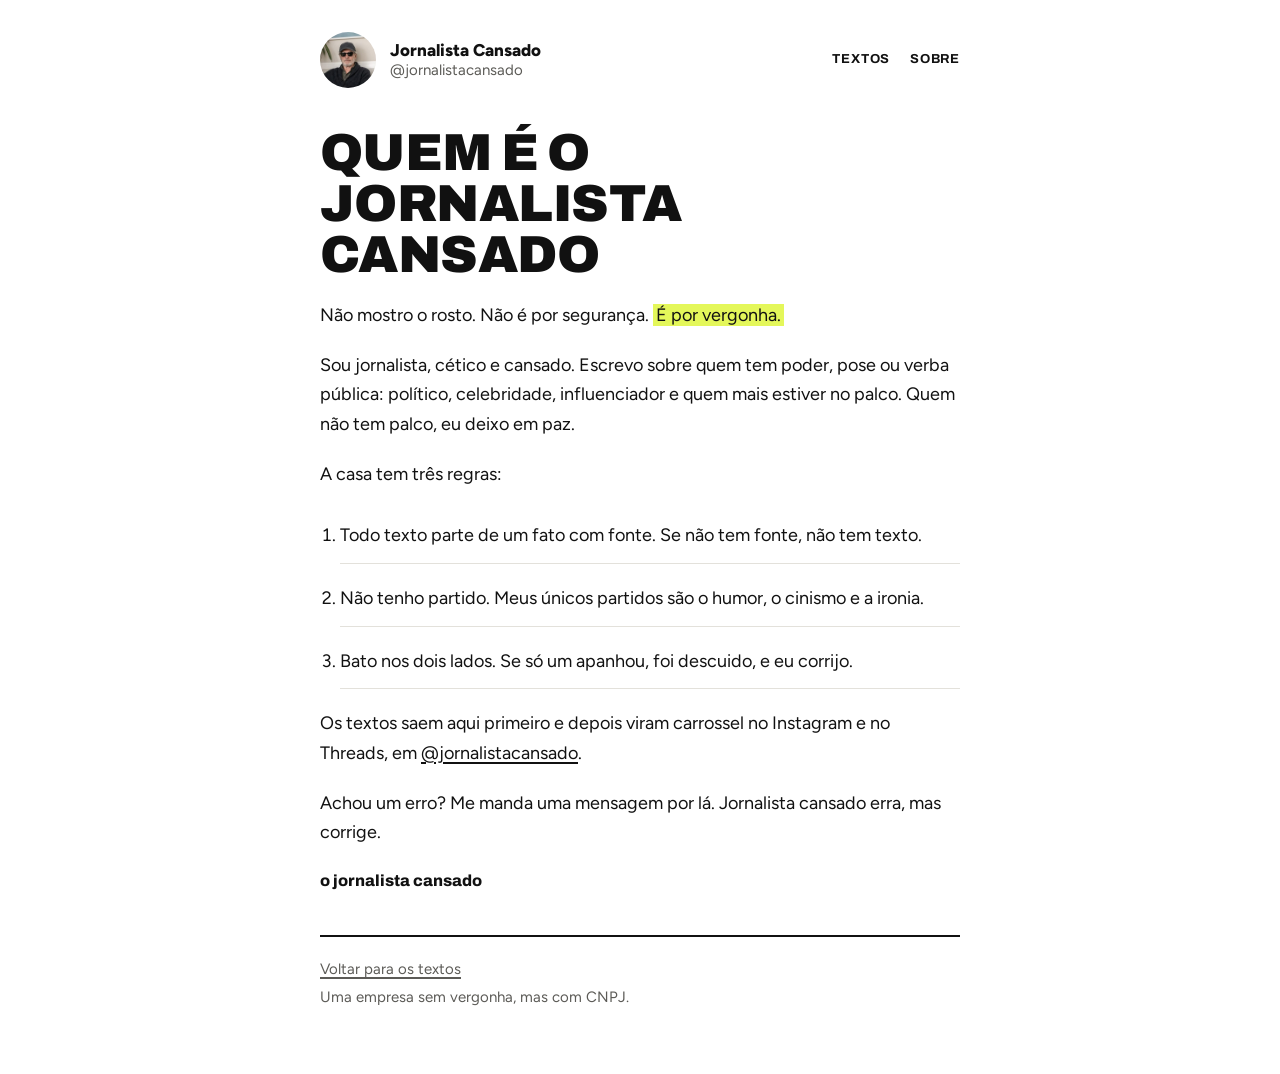
<file: sobre.html>
<!doctype html>
<html lang="pt-BR">
<head>
<meta charset="utf-8">
<meta name="viewport" content="width=device-width, initial-scale=1, viewport-fit=cover">
<title>Sobre o Jornalista Cansado</title>
<meta name="claude:viewport-fit-sides" content="cover">
<meta name="description" content="Quem é o jornalista cansado e quais são as regras da casa.">
<link rel="stylesheet" href="https://fonts.googleapis.com/css2?family=Archivo:wght@700;800;900&family=Figtree:wght@400;500;600;700;800&display=swap">
<link rel="stylesheet" href="style.css">
<style>:root { padding-top: env(safe-area-inset-top, 0px); padding-bottom: env(safe-area-inset-bottom, 0px); }</style>
</head>
<body>
<div class="wrap">
  <header class="topbar">
    <a class="byline" href="./">
      <img src="img/avatar.jpg" alt="Foto de perfil: homem de boné e óculos escuros">
      <span class="who">
        <span class="name">Jornalista Cansado</span>
        <span class="handle">@jornalistacansado</span>
      </span>
    </a>
    <nav class="nav" aria-label="Seções">
      <a href="./">Textos</a>
      <a href="sobre.html">Sobre</a>
    </nav>
  </header>

  <article class="article">
    <h1 class="post-title">Quem é o jornalista cansado</h1>

    <p>Não mostro o rosto. Não é por segurança. <mark>É por vergonha.</mark></p>

    <p>Sou jornalista, cético e cansado. Escrevo sobre quem tem poder, pose ou verba pública: político, celebridade, influenciador e quem mais estiver no palco. Quem não tem palco, eu deixo em paz.</p>

    <p>A casa tem três regras:</p>
    <ol class="rules">
      <li>Todo texto parte de um fato com fonte. Se não tem fonte, não tem texto.</li>
      <li>Não tenho partido. Meus únicos partidos são o humor, o cinismo e a ironia.</li>
      <li>Bato nos dois lados. Se só um apanhou, foi descuido, e eu corrijo.</li>
    </ol>

    <p>Os textos saem aqui primeiro e depois viram carrossel no Instagram e no Threads, em <a href="https://www.instagram.com/jornalistacansado/">@jornalistacansado</a>.</p>

    <p>Achou um erro? Me manda uma mensagem por lá. Jornalista cansado erra, mas corrige.</p>

    <p class="signature">o jornalista cansado</p>
  </article>

  <footer class="footer">
    <p><a href="./">Voltar para os textos</a></p>
    <p>Uma empresa sem vergonha, mas com CNPJ.</p>
  </footer>
</div>
</body>
</html>
</file>
<file: style.css>
/* Coluna única de leitura, como o bloco de um repórter: foto e nome no topo, textos empilhados, o grifo amarelo como único acento. */
:root {
  --bg: #FFFFFF;
  --fg: #111111;
  --muted: #5C5B57;
  --rule: #E3E1DB;
  --surface: #F6F5F1;
  --hl: #E4F75A;
  --hl-ink: #111111;
  --display: 'Archivo', 'Arial Narrow', Helvetica, sans-serif;
  --body: 'Figtree', 'Helvetica Neue', Arial, sans-serif;
  --measure: 40rem;
}
@media (prefers-color-scheme: dark) {
  :root:not([data-theme="light"]) {
    --bg: #141413;
    --fg: #EEEDE9;
    --muted: #A6A49E;
    --rule: #2C2B28;
    --surface: #1D1C1A;
    color-scheme: dark;
  }
}
:root[data-theme="dark"] {
  --bg: #141413;
  --fg: #EEEDE9;
  --muted: #A6A49E;
  --rule: #2C2B28;
  --surface: #1D1C1A;
  color-scheme: dark;
}

* { box-sizing: border-box; }
html { -webkit-text-size-adjust: 100%; }
body {
  margin: 0;
  background: var(--bg);
  color: var(--fg);
  font-family: var(--body);
  font-size: 1.125rem;
  line-height: 1.65;
}
a { color: inherit; text-decoration-thickness: 2px; text-underline-offset: 3px; }
a:hover { text-decoration-color: var(--muted); }
a:focus-visible, button:focus-visible {
  outline: 3px solid var(--fg);
  outline-offset: 3px;
  border-radius: 4px;
}
mark {
  background: var(--hl);
  color: var(--hl-ink);
  padding: 0 0.18em;
  -webkit-box-decoration-break: clone;
  box-decoration-break: clone;
}
s { text-decoration-thickness: 3px; }

.wrap {
  max-width: calc(var(--measure) + 32px);
  margin: 0 auto;
  padding-left: max(16px, env(safe-area-inset-left, 0px));
  padding-right: max(16px, env(safe-area-inset-right, 0px));
  padding-block: 2rem 4rem;
  display: flex;
  flex-direction: column;
  gap: 2.5rem;
}

/* Perfil */
.byline {
  display: flex;
  align-items: center;
  gap: 0.875rem;
  text-decoration: none;
}
.byline img {
  width: 56px;
  height: 56px;
  border-radius: 50%;
  object-fit: cover;
  flex-shrink: 0;
}
.byline .who { display: flex; flex-direction: column; line-height: 1.25; min-width: 0; }
.byline .name { font-weight: 800; font-size: 1.0625rem; }
.byline .handle { color: var(--muted); font-size: 0.9375rem; }

.topbar {
  display: flex;
  flex-wrap: wrap;
  align-items: center;
  justify-content: space-between;
  gap: 1rem;
}
.nav {
  display: flex;
  flex-wrap: wrap;
  gap: 0.25rem 1.25rem;
  font-family: var(--display);
  font-weight: 700;
  font-size: 0.8125rem;
  letter-spacing: 0.06em;
  text-transform: uppercase;
}
.nav a { text-decoration: none; }
.nav a:hover { text-decoration: underline; }

/* Capa */
.hero { display: flex; flex-direction: column; gap: 1rem; }
.wordmark {
  margin: 0;
  font-family: var(--display);
  font-weight: 900;
  font-size: clamp(2.6rem, 11vw, 4.75rem);
  line-height: 0.92;
  letter-spacing: -0.02em;
  text-transform: uppercase;
  text-wrap: balance;
}
.tagline {
  margin: 0;
  font-size: 1.25rem;
  font-weight: 600;
  line-height: 1.4;
}
.fineprint { margin: 0; color: var(--muted); font-size: 1rem; }

/* Lista de textos */
.section-label {
  margin: 0;
  font-family: var(--display);
  font-weight: 800;
  font-size: 0.8125rem;
  letter-spacing: 0.08em;
  text-transform: uppercase;
  color: var(--muted);
}
.entries { display: flex; flex-direction: column; }
.entry {
  display: flex;
  flex-direction: column;
  gap: 0.5rem;
  padding-block: 1.5rem;
  border-top: 2px solid var(--fg);
}
.entry:last-child { border-bottom: 2px solid var(--fg); }
.entry h2 {
  margin: 0;
  font-family: var(--display);
  font-weight: 900;
  font-size: clamp(1.5rem, 5.5vw, 2rem);
  line-height: 1.02;
  text-transform: uppercase;
  text-wrap: balance;
}
.entry h2 a { text-decoration: none; }
.entry h2 a:hover { text-decoration: underline; text-decoration-thickness: 3px; }
.entry p { margin: 0; }
.meta {
  display: flex;
  flex-wrap: wrap;
  gap: 0.25rem 1rem;
  font-family: var(--display);
  font-weight: 700;
  font-size: 0.75rem;
  letter-spacing: 0.06em;
  text-transform: uppercase;
  color: var(--muted);
}
.readmore { font-weight: 700; }

/* Texto */
.post-head { display: flex; flex-direction: column; gap: 0.875rem; }
.post-title {
  margin: 0;
  font-family: var(--display);
  font-weight: 900;
  font-size: clamp(2rem, 8vw, 3.25rem);
  line-height: 0.98;
  letter-spacing: -0.01em;
  text-transform: uppercase;
  text-wrap: balance;
}
.article { display: flex; flex-direction: column; gap: 1.25rem; }
.article p { margin: 0; }
.article ul {
  margin: 0;
  padding: 0;
  list-style: none;
  display: flex;
  flex-direction: column;
  border-top: 2px solid var(--fg);
}
.article li {
  padding-block: 0.75rem;
  border-bottom: 1px solid var(--rule);
}
.article li strong {
  font-family: var(--display);
  font-weight: 800;
  font-size: 0.8125rem;
  letter-spacing: 0.06em;
  text-transform: uppercase;
  display: block;
}
.prints { margin: 0; display: flex; flex-direction: column; gap: 0.5rem; }
.prints .pair {
  display: grid;
  grid-template-columns: repeat(2, minmax(0, 1fr));
  gap: 0.75rem;
}
.prints img {
  width: 100%;
  max-width: 100%;
  aspect-ratio: 438 / 450;
  object-fit: cover;
  display: block;
  border: 1px solid var(--rule);
}
.prints figcaption { font-size: 0.875rem; color: var(--muted); }

.signature {
  margin: 0;
  font-family: var(--display);
  font-weight: 800;
  font-size: 1rem;
}
.ps {
  margin: 0;
  padding-top: 1.25rem;
  border-top: 1px solid var(--rule);
  font-style: italic;
}
.sources { display: flex; flex-direction: column; gap: 0.5rem; }
.sources ol {
  margin: 0;
  padding-left: 1.25rem;
  font-size: 0.9375rem;
  color: var(--muted);
  display: flex;
  flex-direction: column;
  gap: 0.25rem;
}
.sources a { color: var(--fg); }

.share { display: flex; flex-wrap: wrap; gap: 0.75rem; align-items: center; }
.btn {
  font: inherit;
  font-weight: 700;
  font-size: 1rem;
  color: var(--fg);
  background: transparent;
  border: 2px solid var(--fg);
  border-radius: 999px;
  padding: 0.55rem 1.1rem;
  cursor: pointer;
  text-decoration: none;
  line-height: 1.3;
}
.btn:hover { background: var(--surface); }
.btn.primary { background: var(--hl); color: var(--hl-ink); border-color: var(--hl); }
.btn.primary:hover { filter: brightness(0.96); }
.share-status { font-size: 0.9375rem; color: var(--muted); }

.rules { margin: 0; padding-left: 1.25rem; display: flex; flex-direction: column; gap: 0.5rem; }

.footer {
  border-top: 2px solid var(--fg);
  padding-top: 1.25rem;
  display: flex;
  flex-direction: column;
  gap: 0.25rem;
  font-size: 0.9375rem;
  color: var(--muted);
}
.footer p { margin: 0; }

@media (prefers-reduced-motion: reduce) {
  * { scroll-behavior: auto !important; transition: none !important; }
}
</file>
